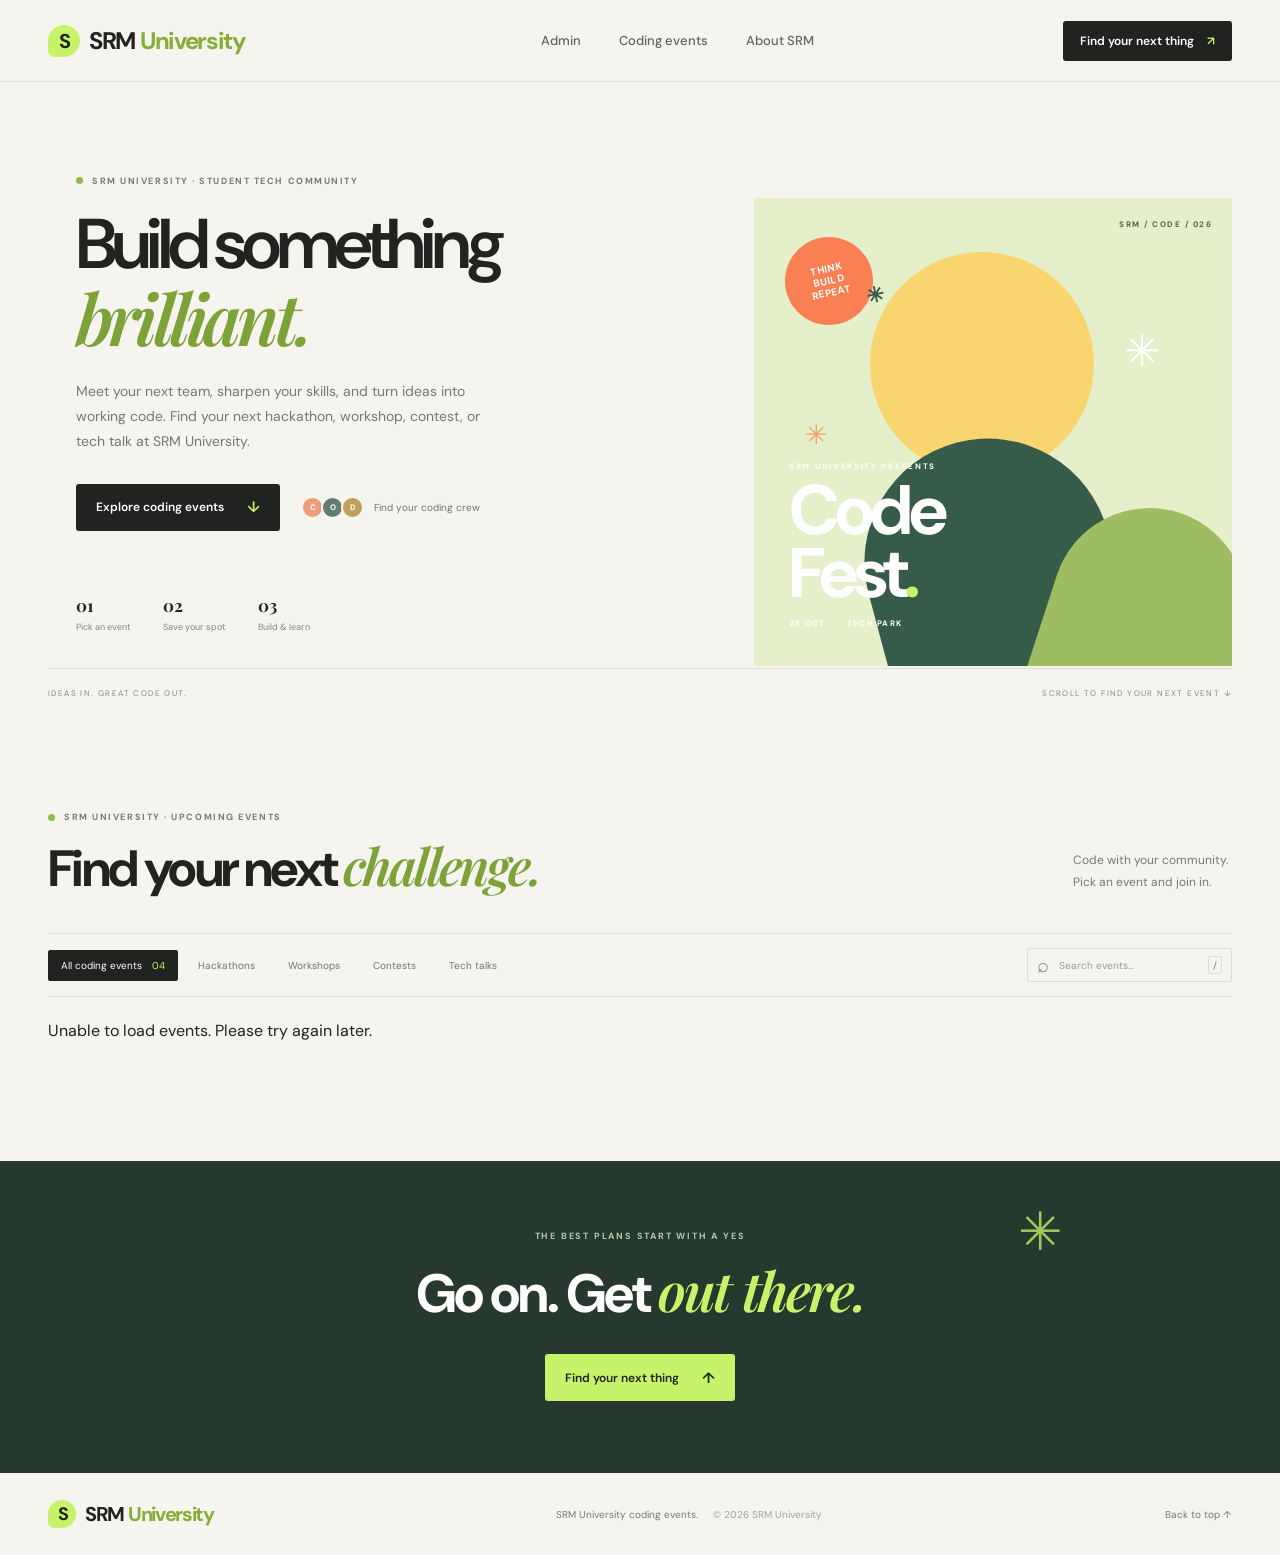
<file: index.html>
<!doctype html>
<html lang="en">

<head>
  <meta charset="utf-8">
  <meta name="viewport" content="width=device-width, initial-scale=1">
  <meta name="theme-color" content="#f5f4ef">
  <meta name="description"
    content="Discover coding events at SRM University. Join hackathons, coding workshops, programming contests, and tech talks.">
  <title>SRM University — Coding Events</title>
  <link rel="preconnect" href="https://fonts.googleapis.com">
  <link rel="preconnect" href="https://fonts.gstatic.com" crossorigin>
  <link
    href="https://fonts.googleapis.com/css2?family=DM+Sans:wght@400;500;600;700&family=Playfair+Display:ital,wght@0,600;0,700;1,600;1,700&display=swap"
    rel="stylesheet">
  <link rel="stylesheet" href="styles.css">
  <script src="app.js" defer></script>
</head>

<body>
  <header class="site-header">
    <a class="brand" href="#" aria-label="SRM University home">
      <span class="brand-mark" aria-hidden="true">S</span>
      <span>SRM <span class="brand-period">University</span></span>
    </a>
    <nav class="main-nav" aria-label="Main navigation"><a href="admin/index.html">Admin</a>
      <a href="#events">Coding events</a>
      <a href="#about">About SRM</a>
    </nav>
    <a class="header-cta" href="#events">Find your next thing <span aria-hidden="true">↗</span></a>
  </header>

  <main>
    <section class="hero" id="about">
      <div class="hero-copy">
        <p class="eyebrow"><span class="eyebrow-dot"></span> SRM UNIVERSITY · STUDENT TECH COMMUNITY</p>
        <h1>Build something<br><em>brilliant.</em></h1>
        <p class="hero-description">Meet your next team, sharpen your skills, and turn ideas into working code. Find
          your next hackathon, workshop, contest, or tech talk at SRM University.</p>
        <div class="hero-actions">
          <a class="button button-dark" href="#events">Explore coding events <span aria-hidden="true">↓</span></a>
          <span class="hero-note"><span class="avatar-stack" aria-hidden="true"><i>C</i><i>O</i><i>D</i></span> Find
            your coding crew</span>
        </div>
        <div class="hero-proof">
          <div><strong>01</strong><span>Pick an event</span></div>
          <div><strong>02</strong><span>Save your spot</span></div>
          <div><strong>03</strong><span>Build & learn</span></div>
        </div>
      </div>

      <div class="hero-art" aria-label="Featured SRM University coding event, CodeFest hackathon">
        <div class="art-sticker">THINK<br>BUILD<br>REPEAT <span>✳</span></div>
        <div class="art-sun"></div>
        <div class="art-shape art-shape-one"></div>
        <div class="art-shape art-shape-two"></div>
        <div class="art-star star-one">✳</div>
        <div class="art-star star-two">✳</div>
        <div class="art-caption">
          <span class="art-label">SRM UNIVERSITY PRESENTS</span>
          <strong>Code<br>Fest<span>.</span></strong>
          <div><span>28 OCT</span><span>·</span><span>TECH PARK</span></div>
        </div>
        <span class="art-index">SRM / CODE / 026</span>
      </div>
      <div class="hero-bottomline"><span>IDEAS IN. GREAT CODE OUT.</span><span>SCROLL TO FIND YOUR NEXT EVENT ↓</span>
      </div>
    </section>

    <section class="events-section" id="events">
      <div class="section-heading">
        <div>
          <p class="eyebrow"><span class="eyebrow-dot"></span> SRM UNIVERSITY · UPCOMING EVENTS</p>
          <h2>Find your next <em>challenge.</em></h2>
        </div>
        <p class="section-intro">Code with your community.<br>Pick an event and join in.</p>
      </div>

      <div class="event-toolbar">
        <div class="filters" role="group" aria-label="Filter events">
          <button class="filter-button is-active" type="button" data-filter="all" aria-pressed="true">All coding events
            <span>04</span></button>
          <button class="filter-button" type="button" data-filter="hackathon" aria-pressed="false">Hackathons</button>
          <button class="filter-button" type="button" data-filter="workshop" aria-pressed="false">Workshops</button>
          <button class="filter-button" type="button" data-filter="competition" aria-pressed="false">Contests</button>
          <button class="filter-button" type="button" data-filter="tech-talk" aria-pressed="false">Tech talks</button>
        </div>
        <label class="search-box">
          <span class="search-icon" aria-hidden="true">⌕</span>
          <span class="sr-only">Search events</span>
          <input id="event-search" type="search" placeholder="Search events..." autocomplete="off">
          <kbd>/</kbd>
        </label>
      </div>


      <div class="event-grid" id="event-grid">
        <!-- Events will be loaded from Supabase -->
      </div>

      <p class="no-results" id="no-results" hidden>
        No events match that search. Try another word or category.
      </p>
    </section>

    <section class="closing-banner">
      <span class="closing-spark" aria-hidden="true">✳</span>
      <p>THE BEST PLANS START WITH A YES</p>
      <h2>Go on. Get <em>out there.</em></h2>
      <a href="#events" class="button button-light">Find your next thing <span aria-hidden="true">↑</span></a>
    </section>
  </main>

  <footer class="site-footer">
    <a class="brand footer-brand" href="#"><span class="brand-mark" aria-hidden="true">S</span><span>SRM <span
          class="brand-period">University</span></span></a>
    <p>SRM University coding events. <span>© 2026 SRM University</span></p>
    <a href="#about">Back to top ↑</a>
  </footer>

  <div class="modal-backdrop" id="registration-modal" hidden>
    <section class="registration-modal" role="dialog" aria-modal="true" aria-labelledby="modal-title">
      <button class="modal-close" type="button" aria-label="Close registration form">×</button>
      <p class="eyebrow"><span class="eyebrow-dot"></span> SRM UNIVERSITY · EVENT REGISTRATION</p>
      <h2 id="modal-title">Save your <em>spot.</em></h2>
      <p class="modal-event-name" id="modal-event-name"></p>
      <form id="registration-form">
        <input id="event-id" name="eventId" type="hidden">
        <label for="student-name">Your name</label>
        <input id="student-name" name="name" type="text" placeholder="e.g. Alex Morgan" maxlength="100" required>
        <label for="student-email">College email</label>
        <input id="student-email" name="email" type="email" placeholder="you@srmist.edu.in" maxlength="254" required>
        <label for="student-id">Student ID</label>
        <input id="student-id" name="studentId" type="text" placeholder="Your student ID" maxlength="40" required>
        <label for="department">Department</label>
        <input id="department" name="department" type="text" placeholder="e.g. CSE, AIML, ECE">
        <button class="button button-dark modal-submit" type="submit">Count me in <span
            aria-hidden="true">↗</span></button>
        <p class="form-message" id="form-message" role="status" aria-live="polite"></p>
      </form>
      <p class="privacy-note">Just the details we need to save your place.</p>
    </section>
  </div>
  <div class="toast" id="success-toast" role="status" aria-live="polite" hidden><span>✓</span> You're on the list. See
    you there!</div>

</body>

</html>
</file>
<file: styles.css>
:root {
  color-scheme: light;
  --paper: #f5f4ef;
  --ink: #20231f;
  --muted: #777971;
  --line: #dfdfd8;
  --lime: #c7f36b;
  --orange: #fa8054;
  --serif: "Playfair Display", Georgia, serif;
  --sans: "DM Sans", Arial, sans-serif;
}

* {
  box-sizing: border-box;
}

html {
  scroll-behavior: smooth;
}

body {
  margin: 0;
  background: var(--paper);
  color: var(--ink);
  font-family: var(--sans);
  -webkit-font-smoothing: antialiased;
}

button,
input {
  font: inherit;
}

a {
  color: inherit;
  text-decoration: none;
}

.site-header {
  height: 82px;
  max-width: 1320px;
  margin: 0 auto;
  padding: 0 48px;
  display: flex;
  align-items: center;
  justify-content: space-between;
  border-bottom: 1px solid var(--line);
}

.brand {
  display: inline-flex;
  align-items: center;
  gap: 9px;
  font-size: 24px;
  font-weight: 700;
  letter-spacing: -1.3px;
}

.brand-mark {
  display: grid;
  place-items: center;
  width: 32px;
  height: 32px;
  border-radius: 50% 50% 50% 6px;
  background: var(--lime);
  color: var(--ink);
  font-size: 20px;
  letter-spacing: -2px;
}

.brand-period {
  color: #86ad36;
}

.main-nav {
  display: flex;
  gap: 38px;
  margin-left: 48px;
  color: #62645d;
  font-size: 13px;
  font-weight: 500;
}

.main-nav a:hover,
.site-footer>a:last-child:hover {
  color: #799e2c;
}

.header-cta {
  background: var(--ink);
  color: white;
  border-radius: 3px;
  padding: 12px 17px;
  font-size: 12px;
  font-weight: 600;
}

.header-cta span {
  margin-left: 10px;
  color: var(--lime);
}

.hero {
  max-width: 1320px;
  min-height: 634px;
  margin: 0 auto;
  padding: 65px 48px 0;
  position: relative;
  display: grid;
  grid-template-columns: 1.04fr .96fr;
  gap: 40px;
  align-items: center;
}

.hero-copy {
  padding: 1px 0 57px 28px;
}

.eyebrow {
  display: flex;
  align-items: center;
  gap: 9px;
  margin: 0;
  color: #777a70;
  font-size: 9px;
  font-weight: 700;
  letter-spacing: 1.55px;
}

.eyebrow-dot {
  width: 7px;
  height: 7px;
  border-radius: 50%;
  background: #91bd43;
}

h1,
h2,
h3,
p {
  margin-top: 0;
}

.hero h1 {
  margin: 21px 0 20px;
  font-size: clamp(50px, 5.5vw, 77px);
  line-height: 1.04;
  letter-spacing: -4.8px;
  font-weight: 600;
}

.hero h1 em,
.section-heading h2 em,
.closing-banner h2 em,
.registration-modal h2 em {
  font-family: var(--serif);
  font-weight: 600;
}

.hero h1 em {
  color: #7da238;
}

.hero-description {
  max-width: 435px;
  color: #777971;
  font-size: 14px;
  line-height: 1.8;
}

.hero-actions {
  display: flex;
  align-items: center;
  gap: 22px;
  margin-top: 29px;
}

.button {
  display: inline-flex;
  min-height: 47px;
  align-items: center;
  justify-content: center;
  gap: 23px;
  border: 0;
  border-radius: 3px;
  padding: 0 20px;
  font-size: 12px;
  font-weight: 600;
  cursor: pointer;
  transition: transform .2s, background .2s;
}

.button:hover,
.register-button:hover {
  transform: translateY(-2px);
}

.button-dark {
  background: var(--ink);
  color: white;
}

.button-dark span {
  color: var(--lime);
  font-size: 15px;
}

.hero-note {
  display: flex;
  align-items: center;
  gap: 10px;
  color: #73756d;
  font-size: 10px;
}

.avatar-stack {
  display: flex;
  padding-left: 2px;
}

.avatar-stack i {
  display: grid;
  place-items: center;
  width: 23px;
  height: 23px;
  margin-left: -3px;
  border: 2px solid var(--paper);
  border-radius: 50%;
  background: #ed9c7b;
  color: #fff;
  font-size: 8px;
  font-style: normal;
  font-weight: 700;
}

.avatar-stack i:nth-child(2) {
  background: #637c70;
}

.avatar-stack i:nth-child(3) {
  background: #c1a158;
}

.hero-proof {
  display: flex;
  gap: 32px;
  margin-top: 63px;
}

.hero-proof div {
  display: flex;
  flex-direction: column;
  gap: 5px;
}

.hero-proof strong {
  font-family: var(--serif);
  font-size: 17px;
}

.hero-proof span {
  color: #85867f;
  font-size: 9px;
}

.hero-art {
  position: relative;
  height: 468px;
  max-width: 478px;
  width: 100%;
  justify-self: end;
  overflow: hidden;
  background: #e5efca;
}

.art-sun {
  position: absolute;
  top: 54px;
  left: 116px;
  width: 224px;
  height: 224px;
  border-radius: 50%;
  background: #f9d56f;
}

.art-shape {
  position: absolute;
  border-radius: 150px 150px 0 0;
}

.art-shape-one {
  width: 247px;
  height: 282px;
  left: 115px;
  bottom: -54px;
  z-index: 1;
  background: #365c49;
  transform: rotate(-15deg);
}

.art-shape-two {
  width: 195px;
  height: 240px;
  right: -8px;
  bottom: -81px;
  z-index: 2;
  background: #9ebd63;
  transform: rotate(18deg);
}

.art-sticker {
  position: absolute;
  z-index: 4;
  top: 39px;
  left: 31px;
  display: flex;
  align-items: center;
  justify-content: center;
  flex-direction: column;
  width: 88px;
  height: 88px;
  border-radius: 50%;
  background: var(--orange);
  color: white;
  font-size: 10px;
  line-height: 1.2;
  text-align: center;
  font-weight: 700;
  letter-spacing: .5px;
  transform: rotate(-12deg);
}

.art-sticker span {
  position: absolute;
  right: -8px;
  bottom: 7px;
  color: #365c49;
  font-size: 21px;
}

.art-caption {
  position: absolute;
  z-index: 3;
  left: 35px;
  bottom: 38px;
  color: #fff;
}

.art-label {
  font-size: 8px;
  letter-spacing: 1.7px;
  font-weight: 700;
}

.art-caption strong {
  display: block;
  margin: 5px 0 13px;
  font-size: 70px;
  line-height: .9;
  letter-spacing: -4px;
}

.art-caption strong span {
  color: var(--lime);
}

.art-caption div {
  display: flex;
  gap: 9px;
  font-size: 8px;
  font-weight: 700;
  letter-spacing: 1.25px;
}

.art-index {
  position: absolute;
  top: 21px;
  right: 20px;
  color: #536450;
  font-size: 8px;
  font-weight: 700;
  letter-spacing: 1.5px;
}

.art-star {
  position: absolute;
  z-index: 2;
  color: white;
}

.star-one {
  top: 125px;
  right: 72px;
  font-size: 43px;
}

.star-two {
  top: 219px;
  left: 51px;
  color: #f5a06b;
  font-size: 27px;
}

.hero-bottomline {
  position: absolute;
  bottom: 0;
  left: 48px;
  right: 48px;
  height: 48px;
  display: flex;
  align-items: center;
  justify-content: space-between;
  border-top: 1px solid var(--line);
  color: #888980;
  font-size: 8px;
  letter-spacing: 1.4px;
}

.events-section {
  max-width: 1320px;
  margin: 0 auto;
  padding: 95px 48px 104px;
}

.section-heading {
  display: flex;
  align-items: end;
  justify-content: space-between;
  margin-bottom: 36px;
}

.section-heading h2 {
  margin: 14px 0 0;
  font-size: clamp(36px, 4vw, 51px);
  letter-spacing: -2.6px;
  line-height: 1.1;
}

.section-heading h2 em {
  color: #7da238;
}

.section-intro {
  margin: 0 4px 4px 0;
  color: #777971;
  font-size: 12px;
  line-height: 1.8;
}

.event-toolbar {
  display: flex;
  align-items: center;
  justify-content: space-between;
  gap: 18px;
  padding: 14px 0;
  border-top: 1px solid var(--line);
  border-bottom: 1px solid var(--line);
}

.filters {
  display: flex;
  gap: 7px;
}

.filter-button {
  padding: 8px 12px;
  border: 1px solid transparent;
  border-radius: 2px;
  background: transparent;
  color: #74766f;
  font-size: 10px;
  cursor: pointer;
}

.filter-button:hover {
  border-color: #d5d6ce;
}

.filter-button.is-active {
  border-color: var(--ink);
  background: var(--ink);
  color: white;
}

.filter-button span {
  margin-left: 7px;
  color: var(--lime);
}

.search-box {
  display: flex;
  width: 205px;
  height: 34px;
  align-items: center;
  gap: 8px;
  padding: 0 9px;
  border: 1px solid #dcdcd5;
  border-radius: 2px;
  color: #797b74;
}

.search-icon {
  font-size: 20px;
  line-height: 1;
}

.search-box input {
  width: 100%;
  border: 0;
  outline: 0;
  background: transparent;
  color: var(--ink);
  font-size: 10px;
}

.search-box input::placeholder {
  color: #999a93;
}

.search-box kbd {
  display: grid;
  place-items: center;
  width: 17px;
  height: 18px;
  border: 1px solid #dcdcd5;
  border-radius: 2px;
  font-family: var(--sans);
  font-size: 10px;
}

.event-grid {
  display: grid;
  grid-template-columns: repeat(2, minmax(0, 1fr));
  gap: 24px;
  padding-top: 23px;
}

.event-card {
  min-width: 0;
  overflow: hidden;
  border: 1px solid #e4e4dc;
  background: #fbfaf7;
  transition: transform .2s, box-shadow .2s;
}

.event-card:hover {
  transform: translateY(-3px);
  box-shadow: 0 14px 32px #23261b0c;
}

.event-card[hidden] {
  display: none;
}

.event-visual {
  position: relative;
  height: 218px;
  overflow: hidden;
}

.visual-fest {
  background: #d7e6b0;
}

.visual-zine {
  background: #f1d8c7;
}

.visual-portfolio {
  background: #f3b47e;
}

.visual-yoga {
  background: #c4d8c1;
}

.event-date {
  position: absolute;
  z-index: 2;
  top: 15px;
  left: 16px;
  display: flex;
  align-items: baseline;
  gap: 4px;
  color: var(--ink);
}

.event-date strong {
  font-family: var(--serif);
  font-size: 26px;
  line-height: 1;
}

.event-date span {
  font-size: 8px;
  font-weight: 700;
  letter-spacing: 1px;
}

.visual-label {
  position: absolute;
  z-index: 2;
  top: 23px;
  right: 17px;
  font-size: 8px;
  font-weight: 700;
  letter-spacing: 1.25px;
}

.visual-graphic {
  position: absolute;
  display: flex;
  align-items: center;
  justify-content: center;
  text-align: center;
}

.graphic-fest {
  left: 50%;
  top: 50%;
  width: 181px;
  height: 181px;
  border-radius: 50%;
  background: #f8d369;
  color: #365c49;
  transform: translate(-50%, -43%) rotate(-8deg);
}

.graphic-fest i {
  position: absolute;
  right: 16px;
  top: 15px;
  font-size: 24px;
  font-style: normal;
}

.graphic-fest b {
  font-size: 31px;
  line-height: .83;
  letter-spacing: -2px;
}

.graphic-zine {
  left: 50%;
  top: 50%;
  width: 182px;
  height: 148px;
  background: #76936b;
  color: #fff1d8;
  transform: translate(-50%, -42%) rotate(5deg);
  box-shadow: 8px 10px 0 #c79172;
}

.graphic-zine i {
  position: absolute;
  right: 15px;
  top: 8px;
  color: #f2ce64;
  font-size: 24px;
  font-style: normal;
}

.graphic-zine b {
  font-family: var(--serif);
  font-size: 27px;
  line-height: .9;
}

.graphic-portfolio {
  left: 50%;
  top: 52%;
  width: 196px;
  height: 145px;
  background: #202c3b;
  color: #f5bd66;
  transform: translate(-50%, -40%) rotate(-4deg);
}

.graphic-portfolio i {
  position: absolute;
  top: 9px;
  right: 13px;
  font-size: 24px;
  font-style: normal;
}

.graphic-portfolio b {
  font-size: 23px;
  line-height: .98;
  letter-spacing: -1.2px;
}

.graphic-yoga {
  left: 50%;
  top: 50%;
  width: 172px;
  height: 172px;
  border: 1px solid #577b6c;
  border-radius: 50%;
  color: #365c49;
  transform: translate(-50%, -40%);
}

.graphic-yoga i {
  position: absolute;
  top: 1px;
  color: #f1aa58;
  font-size: 47px;
  font-style: normal;
}

.graphic-yoga b {
  padding-top: 27px;
  font-family: var(--serif);
  font-size: 24px;
  line-height: .95;
}

.visual-stamp {
  position: absolute;
  z-index: 3;
  right: 28px;
  bottom: 19px;
  display: grid;
  place-content: center;
  width: 57px;
  height: 57px;
  border: 1px solid #365c49;
  border-radius: 50%;
  color: #365c49;
  font-size: 8px;
  line-height: 1.15;
  text-align: center;
  font-weight: 700;
  transform: rotate(11deg);
}

.stamp-dark {
  border-color: #202c3b;
  color: #202c3b;
}

.stamp-orange {
  border-color: #202c3b;
  color: #202c3b;
}

.stamp-green {
  border-color: #365c49;
  color: #365c49;
}

.event-info {
  padding: 18px 19px 17px;
}

.event-meta {
  display: flex;
  align-items: center;
  gap: 9px;
  color: #797b74;
  font-size: 9px;
}

.event-meta>span:last-child i {
  padding: 0 2px;
  color: #b2b3ac;
  font-style: normal;
}

.category-tag {
  padding: 5px 7px;
  border-radius: 1px;
  font-size: 8px;
  font-weight: 700;
  letter-spacing: .75px;
}

.tag-social {
  background: #e9efdb;
  color: #527133;
}

.tag-creative {
  background: #f6e6d9;
  color: #a46040;
}

.tag-career {
  background: #e7eaf0;
  color: #52617a;
}

.tag-wellness {
  background: #e2ede1;
  color: #4c755e;
}

.event-info h3 {
  margin: 13px 0 6px;
  font-size: 17px;
  letter-spacing: -.45px;
}

.event-info>p {
  min-height: 34px;
  margin-bottom: 14px;
  color: #777971;
  font-size: 10px;
  line-height: 1.7;
}

.event-card-bottom {
  display: flex;
  align-items: center;
  justify-content: space-between;
  gap: 8px;
  padding-top: 12px;
  border-top: 1px solid #e9e9e2;
}

.spots {
  color: #81837b;
  font-size: 9px;
  white-space: nowrap;
}

.spots i {
  display: inline-block;
  width: 6px;
  height: 6px;
  margin: 0 5px 1px 0;
  border-radius: 50%;
  background: #90b654;
}

.spots-limited i {
  background: #e99563;
}

.register-button {
  border: 0;
  background: transparent;
  color: var(--ink);
  font-size: 10px;
  font-weight: 700;
  cursor: pointer;
  transition: transform .2s;
}

.register-button span {
  margin-left: 8px;
  color: #71952f;
  font-size: 13px;
}

.no-results {
  padding: 38px 0;
  color: var(--muted);
  text-align: center;
  font-size: 13px;
}

.closing-banner {
  position: relative;
  overflow: hidden;
  padding: 69px 24px 72px;
  background: #27392e;
  color: white;
  text-align: center;
}

.closing-banner>p {
  margin-bottom: 12px;
  color: #b8c9ad;
  font-size: 9px;
  font-weight: 700;
  letter-spacing: 1.8px;
}

.closing-banner h2 {
  margin: 0 0 25px;
  font-size: clamp(36px, 4.3vw, 54px);
  letter-spacing: -2.4px;
}

.closing-banner h2 em {
  color: var(--lime);
}

.button-light {
  background: var(--lime);
  color: var(--ink);
}

.button-light span {
  font-size: 15px;
}

.closing-spark {
  position: absolute;
  top: 36px;
  right: 17%;
  color: #a2c45c;
  font-size: 53px;
}

.site-footer {
  max-width: 1320px;
  min-height: 82px;
  margin: 0 auto;
  padding: 0 48px;
  display: flex;
  align-items: center;
  justify-content: space-between;
}

.footer-brand {
  font-size: 20px;
}

.footer-brand .brand-mark {
  width: 28px;
  height: 28px;
  font-size: 18px;
}

.site-footer p,
.site-footer>a:last-child {
  margin: 0;
  color: #777971;
  font-size: 10px;
}

.site-footer p span {
  margin-left: 12px;
  color: #a0a199;
}

.modal-backdrop {
  position: fixed;
  z-index: 10;
  inset: 0;
  display: grid;
  place-items: center;
  overflow-y: auto;
  padding: 20px;
  background: #151912a8;
}

.modal-backdrop[hidden],
.toast[hidden] {
  display: none;
}

.registration-modal {
  position: relative;
  width: min(100%, 440px);
  padding: 36px 40px 27px;
  background: var(--paper);
  box-shadow: 0 20px 80px #0003;
}

.modal-close {
  position: absolute;
  top: 13px;
  right: 17px;
  border: 0;
  background: transparent;
  color: #5f615a;
  font-size: 26px;
  cursor: pointer;
}

.registration-modal h2 {
  margin: 12px 0 6px;
  font-size: 38px;
  letter-spacing: -1.8px;
}

.registration-modal h2 em {
  color: #7da238;
}

.modal-event-name {
  margin-bottom: 22px;
  color: #777971;
  font-size: 12px;
}

.registration-modal form {
  display: flex;
  flex-direction: column;
}

.registration-modal label {
  margin: 12px 0 6px;
  font-size: 10px;
  font-weight: 700;
}

.registration-modal input:not([type="hidden"]) {
  height: 42px;
  padding: 0 11px;
  border: 1px solid #d9dad2;
  border-radius: 2px;
  outline-color: #8eae4a;
  background: #fffefa;
  font-size: 12px;
}

.modal-submit {
  width: 100%;
  margin-top: 22px;
}

.form-message {
  min-height: 16px;
  margin: 9px 0 0;
  color: #a74f36;
  font-size: 11px;
}

.privacy-note {
  margin: 0;
  color: #888980;
  font-size: 9px;
  text-align: center;
}

.toast {
  position: fixed;
  z-index: 12;
  right: 24px;
  bottom: 24px;
  padding: 14px 18px;
  background: #27392e;
  color: white;
  box-shadow: 0 8px 28px #0002;
  font-size: 12px;
}

.toast span {
  margin-right: 8px;
  color: var(--lime);
}

.sr-only {
  position: absolute;
  width: 1px;
  height: 1px;
  overflow: hidden;
  clip: rect(0, 0, 0, 0);
  white-space: nowrap;
  clip-path: inset(50%);
}

@media (max-width: 850px) {
  .site-header {
    padding: 0 28px;
  }

  .hero {
    min-height: 610px;
    padding: 55px 28px 0;
    gap: 18px;
  }

  .hero-copy {
    padding-left: 0;
  }

  .hero h1 {
    font-size: clamp(48px, 7vw, 66px);
    letter-spacing: -3px;
  }

  .hero-art {
    height: 410px;
  }

  .art-sun {
    left: 24%;
    width: 190px;
    height: 190px;
  }

  .art-shape-one {
    left: 23%;
  }

  .events-section {
    padding: 75px 28px 82px;
  }

  .hero-bottomline {
    left: 28px;
    right: 28px;
  }

  .event-grid {
    gap: 16px;
  }

  .event-info {
    padding-right: 14px;
    padding-left: 14px;
  }

  .event-info h3 {
    font-size: 15px;
  }

  .site-footer {
    padding: 0 28px;
  }
}

@media (max-width: 620px) {
  .site-header {
    height: 68px;
    padding: 0 19px;
  }

  .brand {
    font-size: 21px;
  }

  .brand-mark {
    width: 29px;
    height: 29px;
  }

  .main-nav {
    display: none;
  }

  .header-cta {
    padding: 11px 12px;
    font-size: 10px;
  }

  .hero {
    display: flex;
    flex-direction: column;
    align-items: stretch;
    gap: 13px;
    padding: 48px 20px 0;
  }

  .hero-copy {
    padding: 0;
  }

  .hero h1 {
    margin-top: 17px;
    font-size: clamp(49px, 12vw, 68px);
    letter-spacing: -3px;
  }

  .hero-description {
    max-width: 450px;
    font-size: 13px;
  }

  .hero-actions {
    flex-wrap: wrap;
    gap: 15px;
  }

  .hero-proof {
    gap: 26px;
    margin-top: 35px;
    margin-bottom: 10px;
  }

  .hero-art {
    height: 350px;
    max-width: none;
  }

  .art-sun {
    top: 42px;
    left: 26%;
    width: 185px;
    height: 185px;
  }

  .art-shape-one {
    left: 29%;
    width: 215px;
  }

  .art-caption {
    left: 26px;
    bottom: 28px;
  }

  .art-caption strong {
    font-size: 61px;
  }

  .hero-bottomline {
    position: static;
    margin-top: 22px;
    height: 43px;
    font-size: 7px;
  }

  .events-section {
    padding: 67px 20px 68px;
  }

  .section-heading {
    display: block;
    margin-bottom: 25px;
  }

  .section-heading h2 {
    font-size: 39px;
  }

  .section-intro {
    margin-top: 13px;
  }

  .event-toolbar {
    align-items: stretch;
    flex-direction: column-reverse;
    gap: 12px;
  }

  .search-box {
    width: 100%;
  }

  .filters {
    overflow-x: auto;
    padding-bottom: 3px;
  }

  .filter-button {
    flex: 0 0 auto;
    padding: 8px 10px;
  }

  .event-grid {
    grid-template-columns: 1fr;
    gap: 16px;
    padding-top: 17px;
  }

  .event-visual {
    height: 207px;
  }

  .event-info {
    padding: 17px;
  }

  .event-info h3 {
    font-size: 17px;
  }

  .closing-banner {
    padding: 62px 20px;
  }

  .closing-spark {
    top: 25px;
    right: 8%;
    font-size: 38px;
  }

  .site-footer {
    min-height: 90px;
    padding: 15px 20px;
    flex-wrap: wrap;
    gap: 12px;
  }

  .site-footer p {
    order: 3;
    width: 100%;
  }

  .registration-modal {
    padding: 32px 24px 23px;
  }

  .admin-link {
    background: #1f2922;
    color: white;
    padding: 10px 18px;
    border-radius: 5px;
    text-decoration: none;
    font-weight: bold;
  }

  .admin-link:hover {
    background: #526b42;
  }
}

@media (prefers-reduced-motion: reduce) {
  html {
    scroll-behavior: auto;
  }

  *,
  *::before,
  *::after {
    transition-duration: .01ms !important;
    animation-duration: .01ms !important;
  }
}
</file>
